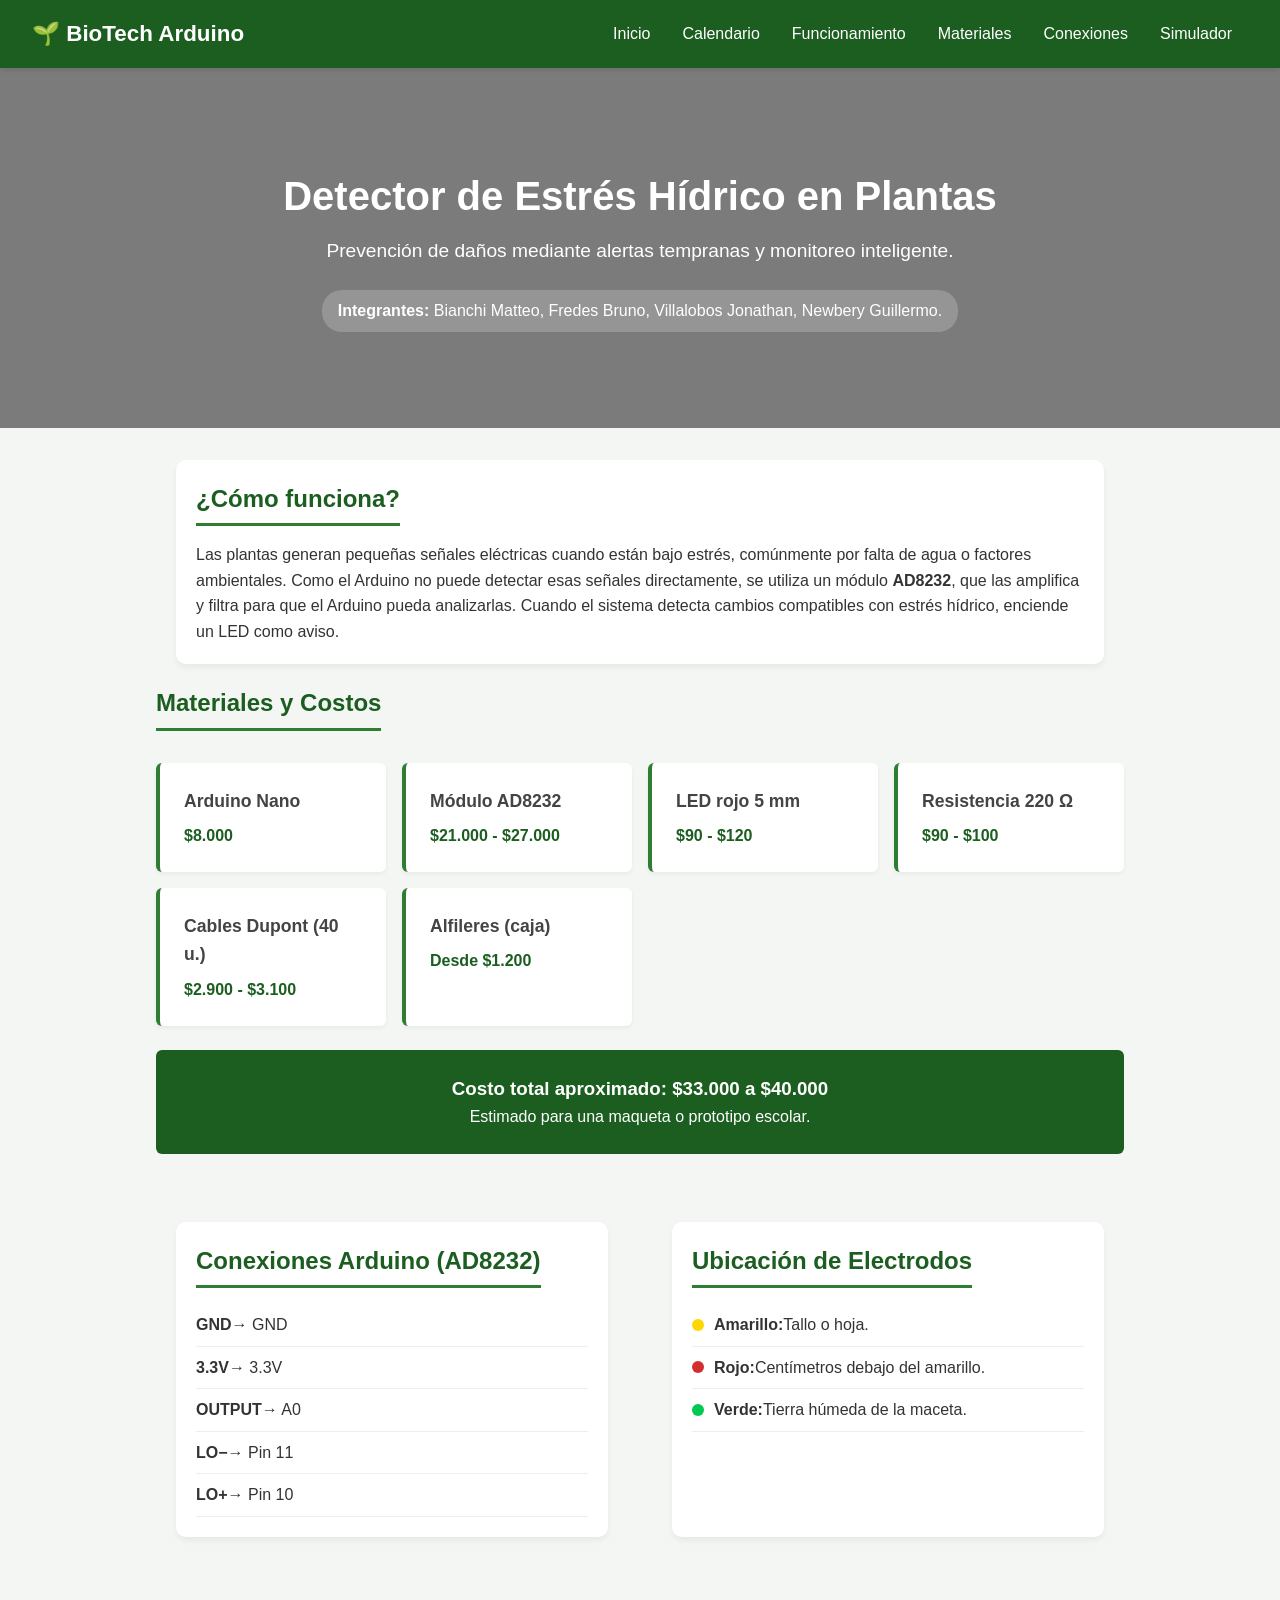
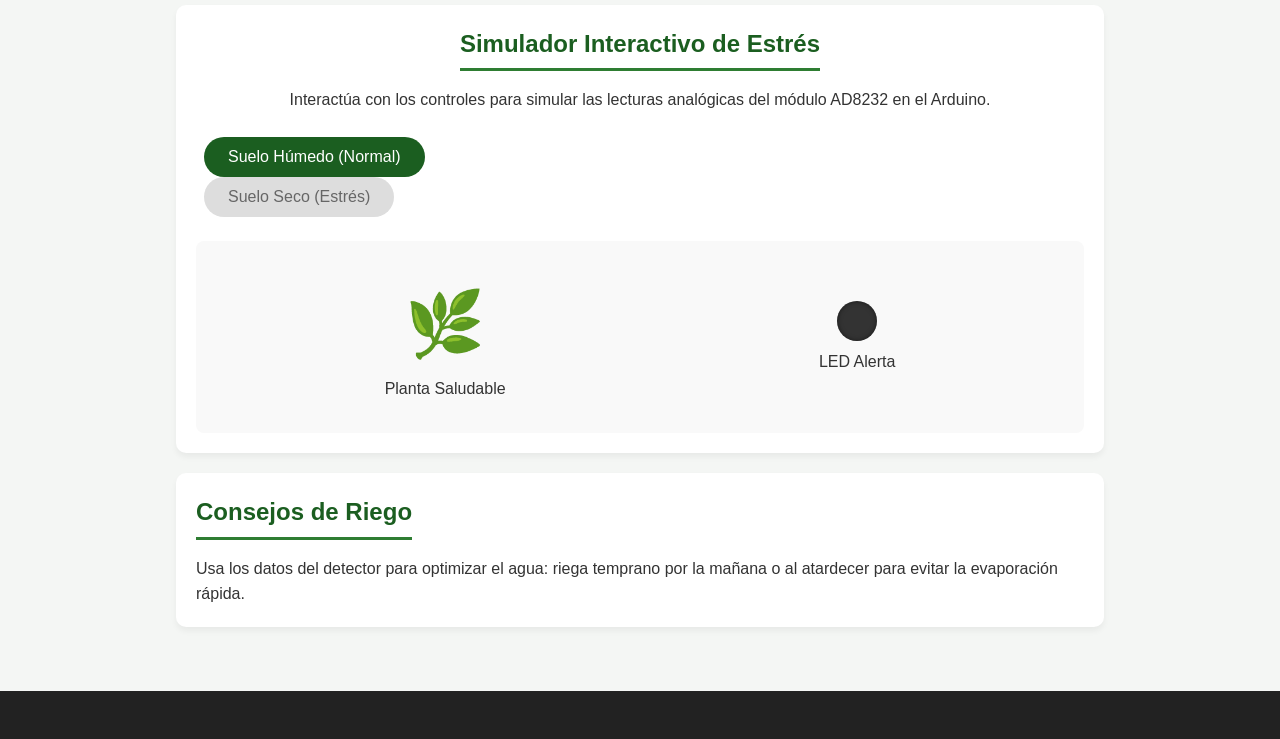
<file: index.html>
<!DOCTYPE html>
<html lang="es">
<head>
    <meta charset="UTF-8">
    <meta name="viewport" content="width=device-width, initial-scale=1.0">
    <title>Detector de Estrés Hídrico en Plantas</title>
    <meta name="description" content="Sistema de monitoreo de plantas con Arduino">
    <link rel="icon" href="icono.png">
    <link rel="stylesheet" href="styles.css">
</head>
<body>
    <nav class="navbar">
        <div class="logo">🌱 BioTech Arduino</div>
        <div class="menu-toggle" id="menu-toggle">☰</div>
        <ul class="nav-links" id="nav-links">
            <li><a href="index.html">Inicio</a></li>
            <li><a href="calendario2.html">Calendario</a></li>
            <li><a href="#funcionamiento">Funcionamiento</a></li>
            <li><a href="#materiales">Materiales</a></li>
            <li><a href="#conexiones">Conexiones</a></li>
            <li><a href="#simulador">Simulador</a></li>
        </ul>
    </nav>

    <header id="inicio" class="hero">
        <div class="hero-content">
            <h1>Detector de Estrés Hídrico en Plantas</h1>
            <p>Prevención de daños mediante alertas tempranas y monitoreo inteligente.</p>
            <div class="team">
                <strong>Integrantes:</strong> Bianchi Matteo, Fredes Bruno, Villalobos Jonathan, Newbery Guillermo.
            </div>
        </div>
    </header>

    <main class="container">
        <section id="funcionamiento" class="section card">
            <h2>¿Cómo funciona?</h2>
            <p>Las plantas generan pequeñas señales eléctricas cuando están bajo estrés, comúnmente por falta de agua o factores ambientales. Como el Arduino no puede detectar esas señales directamente, se utiliza un módulo <strong>AD8232</strong>, que las amplifica y filtra para que el Arduino pueda analizarlas. Cuando el sistema detecta cambios compatibles con estrés hídrico, enciende un LED como aviso.</p>
        </section>

        <section id="materiales" class="section">
            <h2>Materiales y Costos</h2>
            <div class="grid-materiales">
                <div class="material-card"><h3>Arduino Nano</h3><p class="price">$8.000</p></div>
                <div class="material-card"><h3>Módulo AD8232</h3><p class="price">$21.000 - $27.000</p></div>
                <div class="material-card"><h3>LED rojo 5 mm</h3><p class="price">$90 - $120</p></div>
                <div class="material-card"><h3>Resistencia 220 Ω</h3><p class="price">$90 - $100</p></div>
                <div class="material-card"><h3>Cables Dupont (40 u.)</h3><p class="price">$2.900 - $3.100</p></div>
                <div class="material-card"><h3>Alfileres (caja)</h3><p class="price">Desde $1.200</p></div>
            </div>
            <div class="total-box">
                <h3>Costo total aproximado: $33.000 a $40.000</h3>
                <p>Estimado para una maqueta o prototipo escolar.</p>
            </div>
        </section>

        <section id="conexiones" class="section grid-two-cols">
            <div class="card">
                <h2>Conexiones Arduino (AD8232)</h2>
                <ul class="list-tech">
                    <li><strong>GND</strong> &rarr; GND</li>
                    <li><strong>3.3V</strong> &rarr; 3.3V</li>
                    <li><strong>OUTPUT</strong> &rarr; A0</li>
                    <li><strong>LO−</strong> &rarr; Pin 11</li>
                    <li><strong>LO+</strong> &rarr; Pin 10</li>
                </ul>
            </div>
            <div class="card">
                <h2>Ubicación de Electrodos</h2>
                <ul class="list-tech">
                    <li><span class="dot yellow"></span> <strong>Amarillo:</strong> Tallo o hoja.</li>
                    <li><span class="dot red"></span> <strong>Rojo:</strong> Centímetros debajo del amarillo.</li>
                    <li><span class="dot green"></span> <strong>Verde:</strong> Tierra húmeda de la maceta.</li>
                </ul>
            </div>
        </section>

        <section id="simulador" class="section card simulator-section">
            <h2>Simulador Interactivo de Estrés</h2>
            <p>Interactúa con los controles para simular las lecturas analógicas del módulo AD8232 en el Arduino.</p>
            <div class="simulator-controls">
                <button id="btn-humedo" class="btn active">Suelo Húmedo (Normal)</button>
                <button id="btn-seco" class="btn">Suelo Seco (Estrés)</button>
            </div>
            <div class="visualizer">
                <div class="plant-status">
                    <span id="plant-emoji">🌿</span>
                    <p id="status-text">Planta Saludable</p>
                </div>
                <div class="led-indicator">
                    <div id="led" class="led-off"></div>
                    <p>LED Alerta</p>
                </div>
            </div>
    </section>

    <section id="consejos" class="section card">
        <h2>Consejos de Riego</h2>
        <p>Usa los datos del detector para optimizar el agua: riega temprano por la mañana o al atardecer para evitar la evaporación rápida.</p>
    </section>
</main>

<footer>
</file>
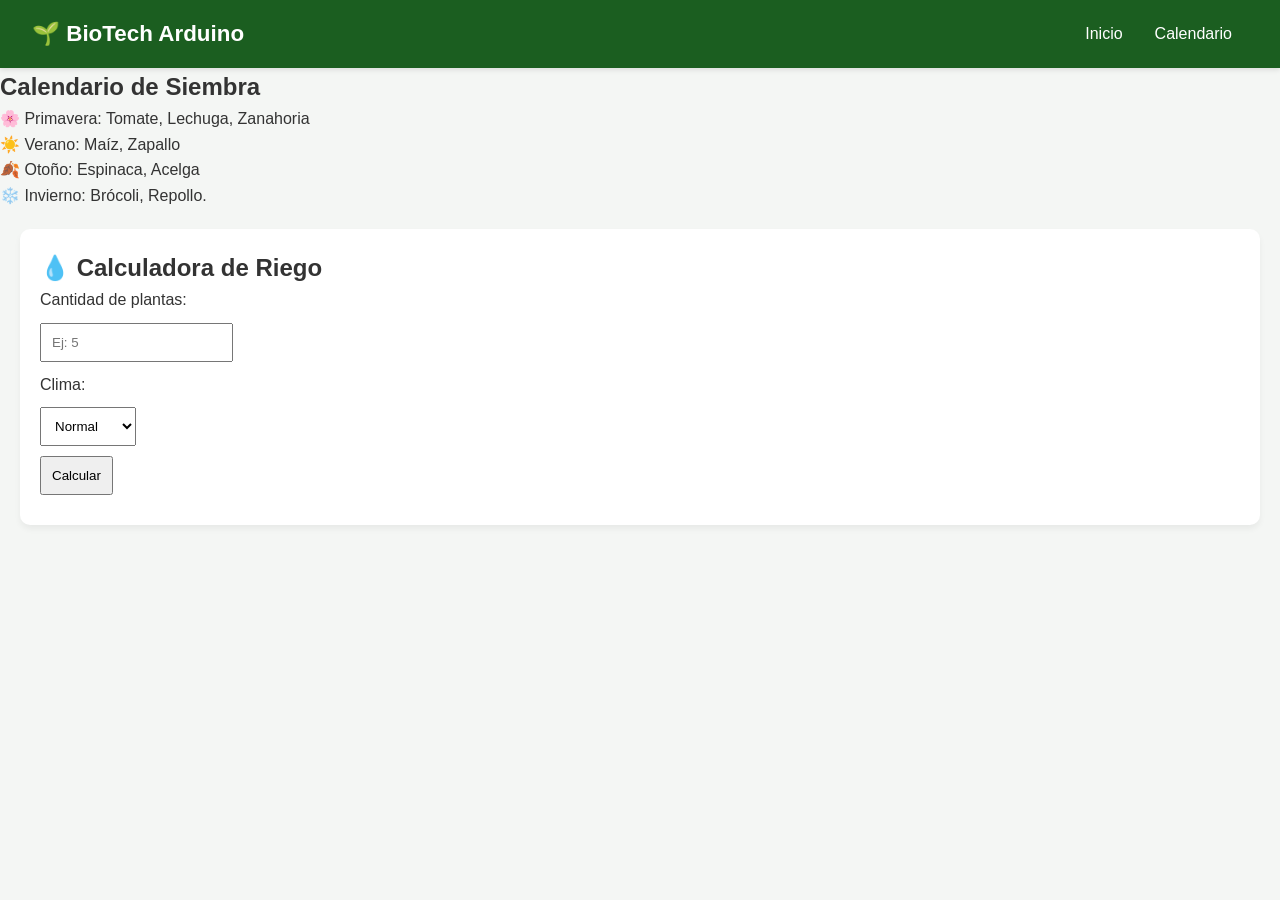
<file: calendario2.html>
<!DOCTYPE html>
<html lang="es">
<head>
<meta charset="UTF-8">
<meta name="viewport" content="width=device-width, initial-scale=1.0">
<title>Calendario de Siembra</title>
<meta name="description" content="Calendario de siembra por estación">
<link rel="icon" href="icono.png">
<link rel="stylesheet" href="styles.css">
</head>

<body>

<nav class="navbar">
    <div class="logo">🌱 BioTech Arduino</div>
    <div class="menu-toggle" id="menu-toggle">☰</div>
    <ul class="nav-links" id="nav-links">
        <li><a href="index.html">Inicio</a></li>
        <li><a href="calendario.html">Calendario</a></li>
    </ul>
</nav>

<h2>Calendario de Siembra</h2>

<ul>
    <li>🌸 Primavera: Tomate, Lechuga, Zanahoria</li>
    <li>☀️ Verano: Maíz, Zapallo</li>
    <li>🍂 Otoño: Espinaca, Acelga</li>
    <li>❄️ Invierno: Brócoli, Repollo.</li>
</ul>

<script src="script.js"></script>
</body>
</html>
<div class="card">
    <h2>💧 Calculadora de Riego</h2>

    <label>Cantidad de plantas:</label>
    <input type="number" id="plantas" placeholder="Ej: 5">

    <label>Clima:</label>
    <select id="clima">
        <option value="1">Normal</option>
        <option value="1.5">Caluroso</option>
        <option value="0.7">Húmedo</option>
    </select>

    <button onclick="calcularRiego()">Calcular</button>

    <p id="resultado"></p>
</div>
</file>
<file: styles.css>
:root {
    --primary: #2e7d32;
    --primary-dark: #1b5e20;
    --accent: #d32f2f;
    --bg: #f4f6f4;
    --card-bg: #ffffff;
    --text: #333333;
}

* {
    margin: 0;
    padding: 0;
    box-sizing: border-box;
    font-family: 'Segoe UI', Tahoma, Geneva, Verdana, sans-serif;
}

body {
    background-color: var(--bg);
    color: var(--text);
    line-height: 1.6;
}

.navbar {
    background-color: var(--primary-dark);
    display: flex;
    justify-content: space-between;
    align-items: center;
    padding: 1rem 2rem;
    position: sticky;
    top: 0;
    z-index: 1000;
    box-shadow: 0 2px 5px rgba(0,0,0,0.1);
}

.navbar .logo {
    color: white;
    font-size: 1.4rem;
    font-weight: bold;
}

.nav-links {
    display: flex;
    list-style: none;
}

.nav-links a {
    color: white;
    text-decoration: none;
    padding: 0.5rem 1rem;
    transition: all 0.3s ease;
}

.nav-links a:hover {
    background-color: var(--primary);
    border-radius: 4px;
}

.hero {
    background: linear-gradient(rgba(0,0,0,0.5), rgba(0,0,0,0.5)), url('https://unsplash.com') center/cover;
    height: 40vh;
    display: flex;
    justify-content: center;
    align-items: center;
    text-align: center;
    color: white;
    padding: 1rem;
}

.hero h1 { font-size: 2.5rem; margin-bottom: 0.5rem; }
.hero p { font-size: 1.2rem; margin-bottom: 1.5rem; }
.team { background: rgba(255,255,255,0.2); padding: 0.5rem 1rem; border-radius: 20px; display: inline-block; }

.container {
    max-width: 1000px;
    margin: 2rem auto;
    padding: 0 1rem;
}

.section { margin-bottom: 3rem; }
.section h2 { color: var(--primary-dark); margin-bottom: 1rem; border-bottom: 3px solid var(--primary); display: inline-block; padding-bottom: 0.3rem; }

.card { background: var(--card-bg); padding: 2rem; border-radius: 8px; box-shadow: 0 4px 6px rgba(0,0,0,0.05); }

.grid-materiales {
    display: grid;
    grid-template-columns: repeat(auto-fit, minmax(200px, 1fr));
    gap: 1rem;
    margin-top: 1rem;
}

.material-card {
    background: white;
    padding: 1.5rem;
    border-radius: 6px;
    border-left: 4px solid var(--primary);
    box-shadow: 0 2px 4px rgba(0,0,0,0.05);
}

.material-card h3 { font-size: 1.1rem; margin-bottom: 0.5rem; color: #444; }
.price { color: var(--primary-dark); font-weight: bold; }

.total-box {
    background: var(--primary-dark);
    color: white;
    padding: 1.5rem;
    border-radius: 6px;
    margin-top: 1.5rem;
    text-align: center;
}

.grid-two-cols {
    display: grid;
    grid-template-columns: repeat(auto-fit, minmax(300px, 1fr));
    gap: 1.5rem;
}

.list-tech { list-style: none; }
.list-tech li { padding: 0.5rem 0; border-bottom: 1px solid #eee; display: flex; align-items: center; }

.dot { width: 12px; height: 12px; border-radius: 50%; display: inline-block; margin-right: 10px; }
.yellow { background-color: #ffd600; }
.red { background-color: var(--accent); }
.green { background-color: #00c853; }

.simulator-section { text-align: center; }
.simulator-controls { margin: 1.5rem 0; }

.btn {
    padding: 0.7rem 1.5rem;
    font-size: 1rem;
    border: none;
    border-radius: 20px;
    cursor: pointer;
    margin: 0 0.5rem;
    transition: all 0.3s;
}

.btn.active { background-color: var(--primary-dark); color: white; }
.btn:not(.active) { background-color: #ddd; color: #666; }

.visualizer {
    display: flex;
    justify-content: space-around;
    align-items: center;
    background: #f9f9f9;
    padding: 2rem;
    border-radius: 8px;
    margin-top: 1rem;
}

#plant-emoji { font-size: 4rem; display: block; transition: transform 0.5s; }
.withered { transform: scale(0.9) rotate(15deg); }

.led-indicator { text-align: center; }
#led { width: 40px; height: 40px; border-radius: 50%; margin: 0 auto 0.5rem auto; transition: background 0.3s, box-shadow 0.3s; }
.led-off { background-color: #333; box-shadow: inset 0 0 5px rgba(0,0,0,0.5); }
.led-on { background-color: var(--accent); box-shadow: 0 0 15px var(--accent); }

footer { background-color: #222; color: #aaa; text-align: center; padding: 1.5rem; margin-top: 4rem; font-size: 0.9rem; }

@media (max-width: 600px) {
    .nav-links { display: none; }
    .hero h1 { font-size: 1.8rem; }
}
.menu-toggle {
    display: none;
    font-size: 1.8rem;
    color: white;
    cursor: pointer;
}

@media (max-width: 600px) {
    .menu-toggle {
        display: block;
    }

    .nav-links {
        display: none;
        flex-direction: column;
        width: 100%;
        background: var(--primary-dark);
        position: absolute;
        top: 60px;
        left: 0;
    }

    .nav-links.active {
        display: flex;
    }
}.card {
    background: white;
    padding: 20px;
    margin: 20px;
    border-radius: 10px;
}

input, select, button {
    display: block;
    margin: 10px 0;
    padding: 10px;
}
</file>
